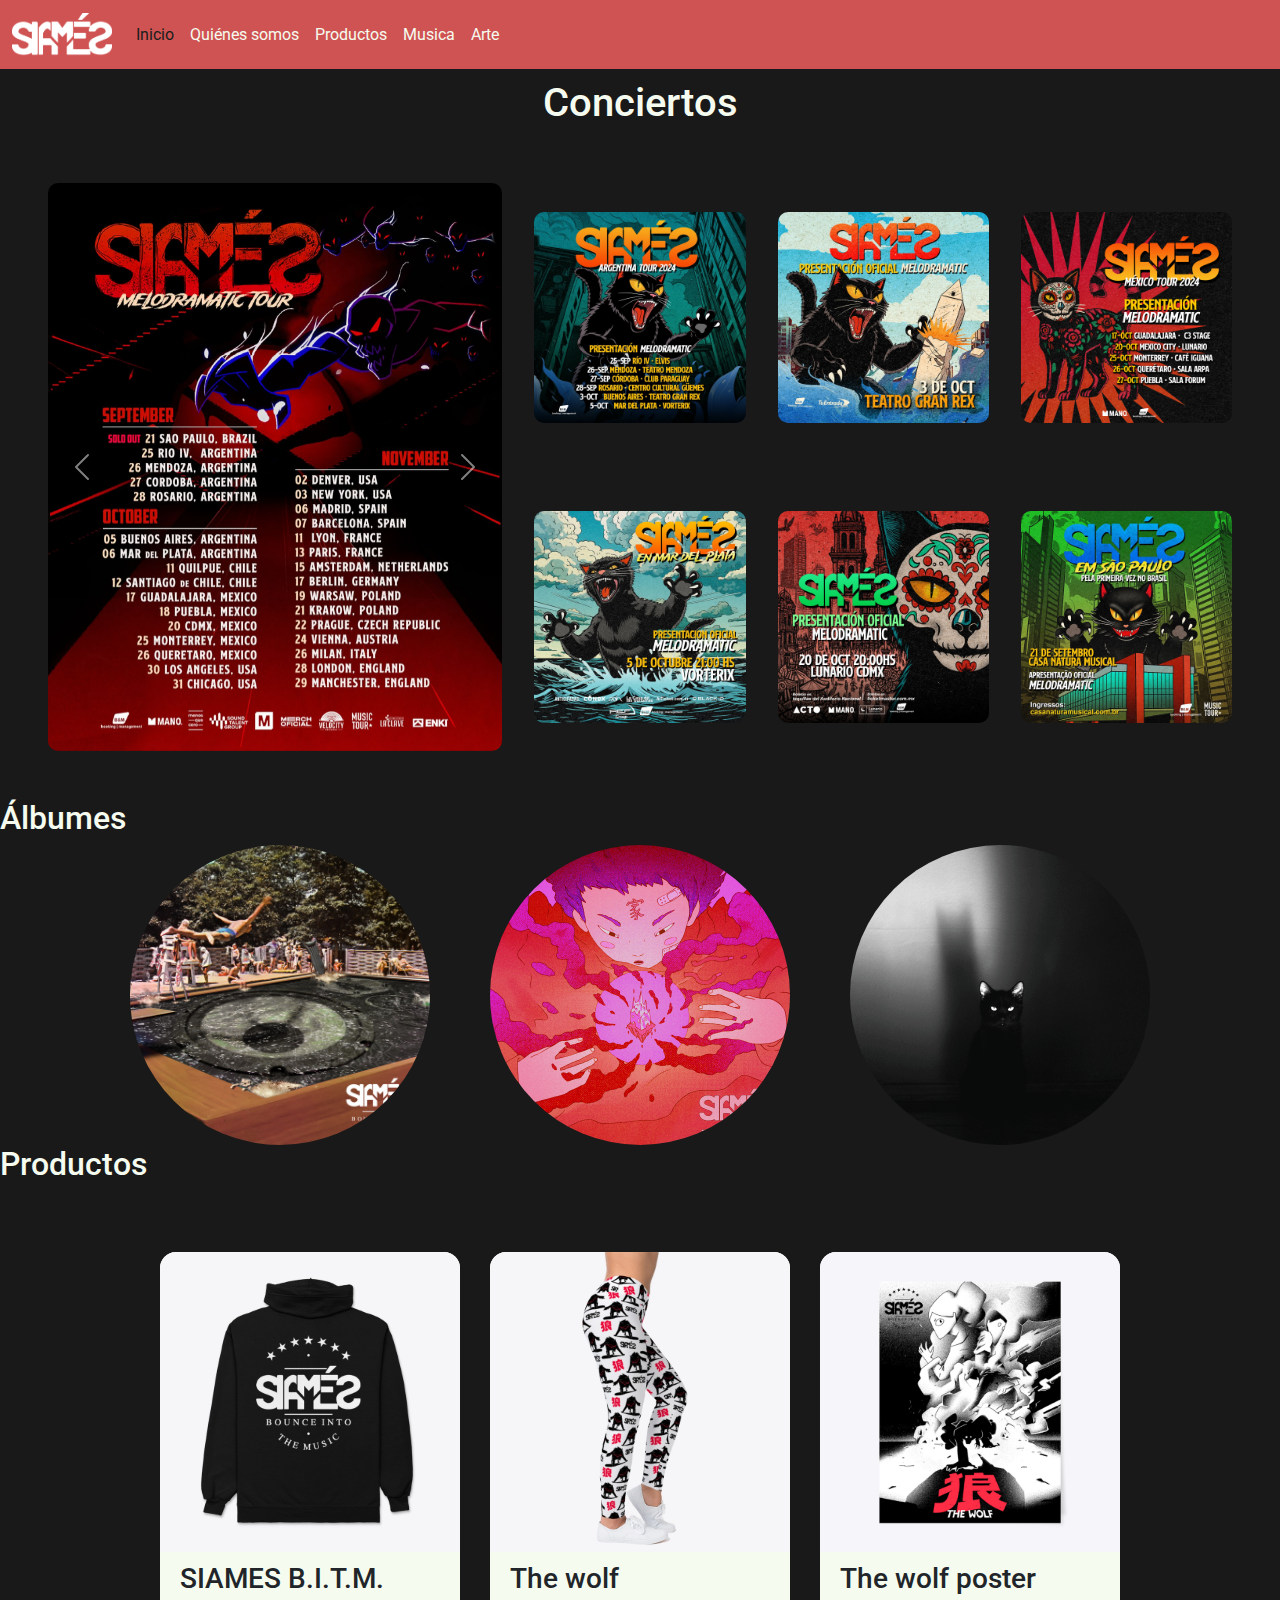
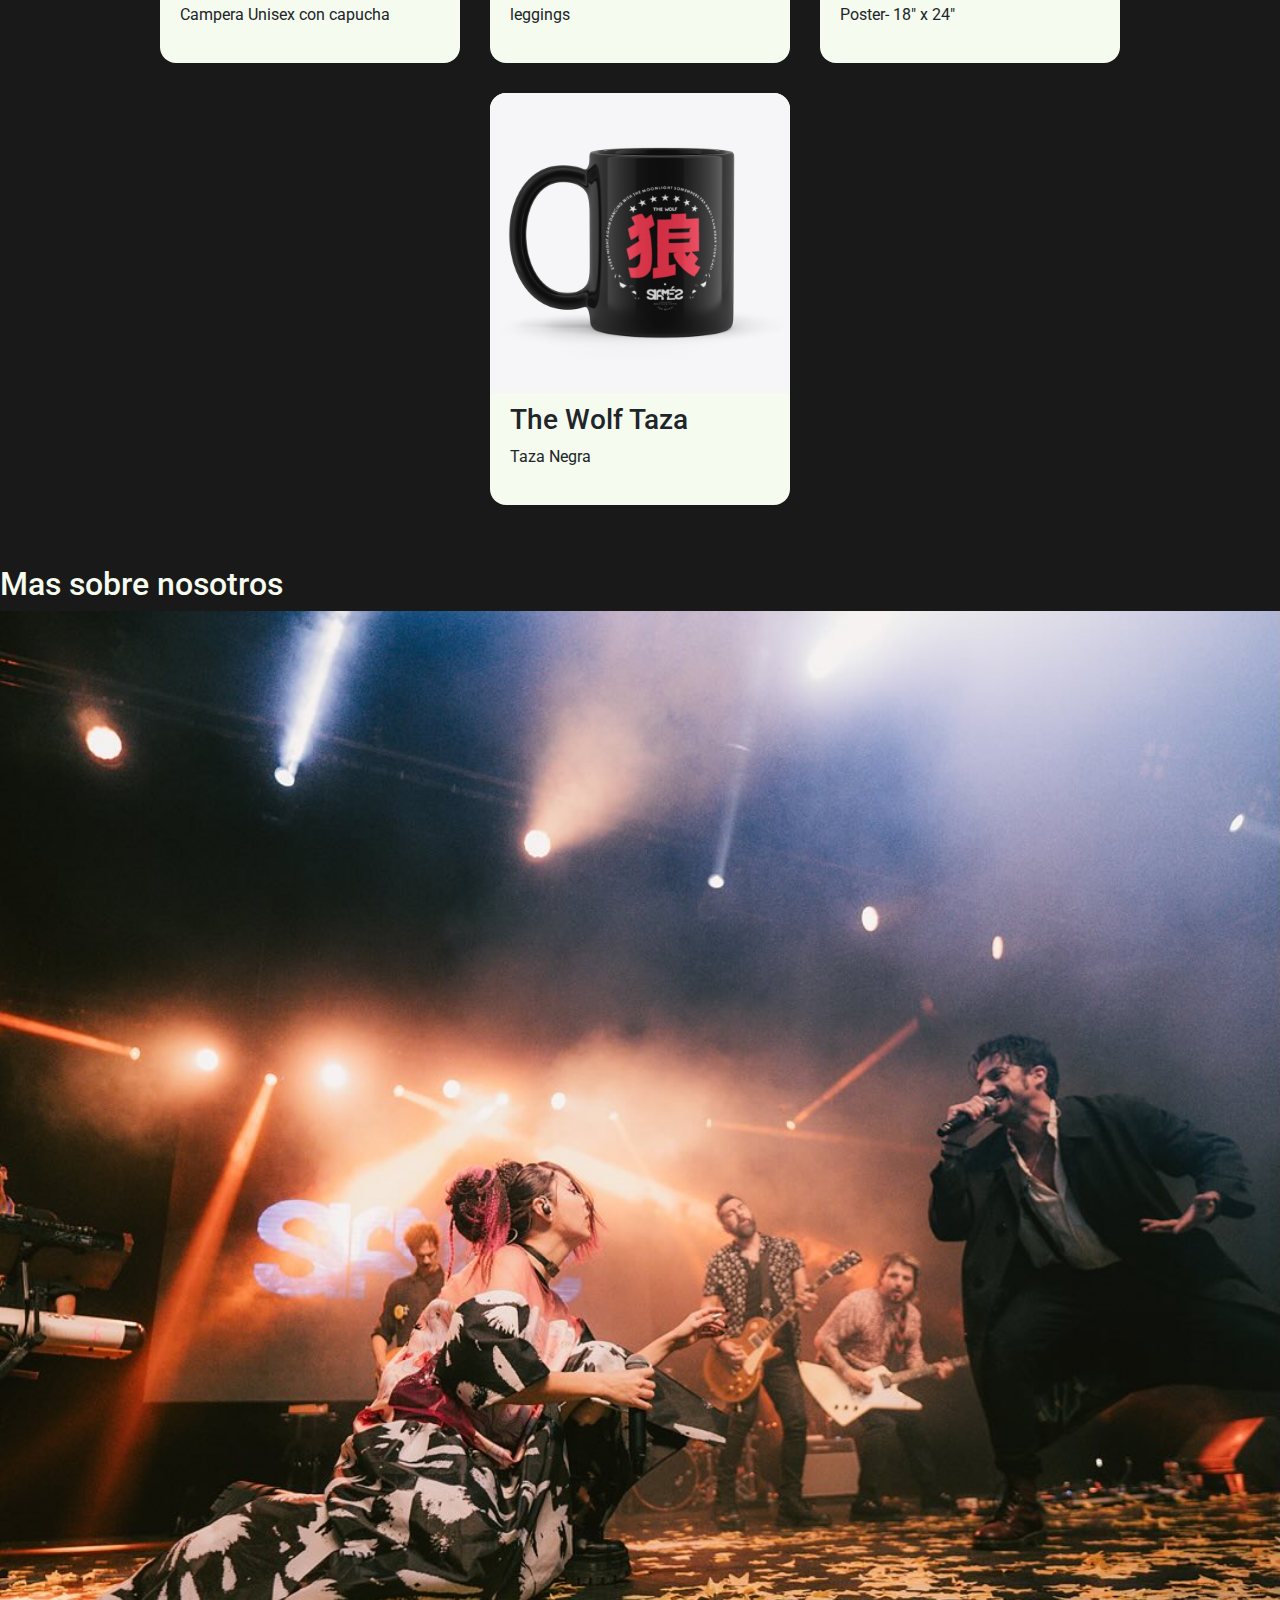
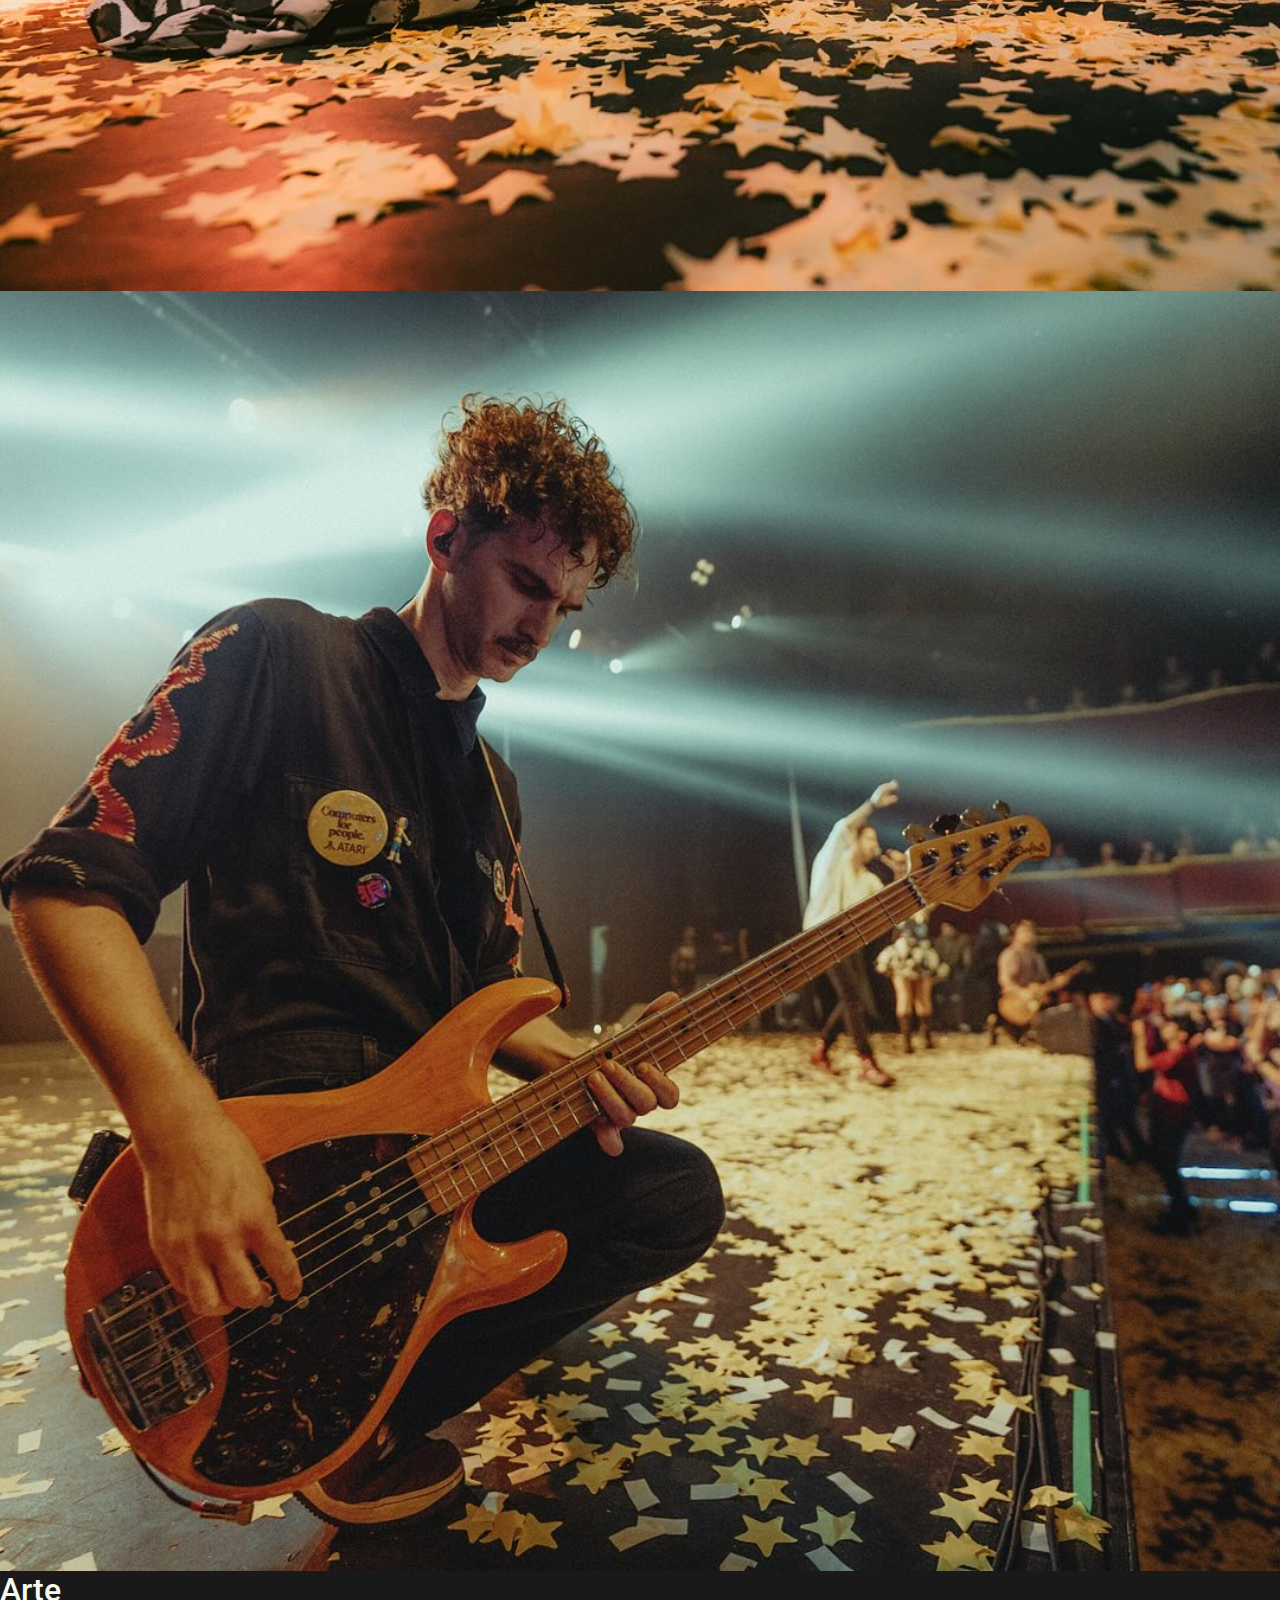
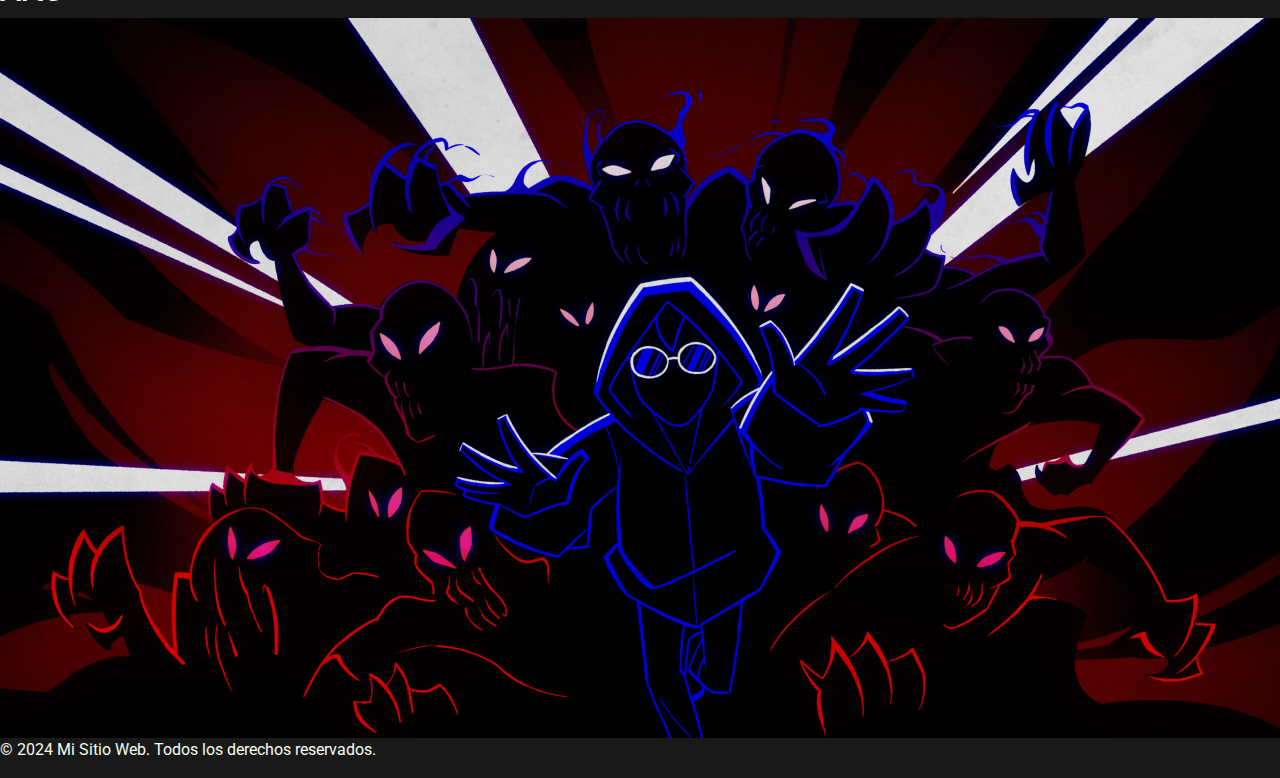
<file: index.html>
<!DOCTYPE html>
<html lang="en">
<head>
    <meta charset="UTF-8">
    <meta name="viewport" content="width=device-width, initial-scale=1.0">
    <title>Siames</title>
    <link href="https://cdn.jsdelivr.net/npm/bootstrap@5.3.3/dist/css/bootstrap.min.css" rel="stylesheet" integrity="sha384-QWTKZyjpPEjISv5WaRU9OFeRpok6YctnYmDr5pNlyT2bRjXh0JMhjY6hW+ALEwIH" crossorigin="anonymous">
    <link rel="shortcut icon" href="./imagenes/logo.png" type="image/x-icon">
    <link rel="stylesheet" href="./css/main.css">
</head>
<body>
  <header>
    <nav class="navbar color_navbar navbar-expand-lg">
        <div class="container-fluid">
          <a class="navbar-brand" href="./index.html"><img src="./imagenes/logo_2.png" alt="logo" class="logo"></a>
          <button class="navbar-toggler" type="button" data-bs-toggle="collapse" data-bs-target="#navbarSupportedContent" aria-controls="navbarSupportedContent" aria-expanded="false" aria-label="Toggle navigation">
            <span class="navbar-toggler-icon"></span>
          </button>
          <div class="collapse navbar-collapse" id="navbarSupportedContent">
            <ul class="navbar-nav me-auto mb-2 mb-lg-0">
              <li class="nav-item">
                <a class="nav-link active" aria-current="page" href="./index.html">Inicio</a>
              </li>
              <li class="nav-item">
                <a class="nav-link" href="./pages/quienes_somos.html">Quiénes somos</a>
              </li>
              <li class="nav-item">
                <a class="nav-link" href="./pages/productos.html">Productos</a>
              </li>
              <li class="nav-item">
                <a class="nav-link" href="./pages/musica.html">Musica</a>
              </li>
              <li class="nav-item">
                <a class="nav-link" href="./pages/arte.html">Arte</a>
              </li>
            </ul>
          </div>
        </div>
    </nav>
  </header>
  <main>
    <h1>Conciertos</h1>
    <section class="grid">
      <div class="conciertos grid_concierto1">
        <div id="carouselExample" class="carousel slide">
          <div class="carousel-inner">
            <div class="carousel-item active">
              <img src="./imagenes/concierto1.jpg" class="d-block w-100" alt="...">
            </div>
            <div class="carousel-item">
              <img src="./imagenes/concierto2.jpg" class="d-block w-100" alt="...">
            </div>
            <div class="carousel-item">
              <img src="./imagenes/concierto3.jpg" class="d-block w-100" alt="...">
            </div>
            <div class="carousel-item">
              <img src="./imagenes/concierto4.jpg" class="d-block w-100" alt="...">
            </div>
            <div class="carousel-item">
              <img src="./imagenes/concierto5.jpg" class="d-block w-100" alt="...">
            </div>
          </div>
          <button class="carousel-control-prev" type="button" data-bs-target="#carouselExample" data-bs-slide="prev">
            <span class="carousel-control-prev-icon" aria-hidden="true"></span>
            <span class="visually-hidden">Previous</span>
          </button>
          <button class="carousel-control-next" type="button" data-bs-target="#carouselExample" data-bs-slide="next">
            <span class="carousel-control-next-icon" aria-hidden="true"></span>
            <span class="visually-hidden">Next</span>
          </button>
        </div>
      </div>
      <div class="conciertos grid_concierto2">
        <img src="./imagenes/concierto6.jpg" alt="">
      </div>
      <div class="conciertos grid_concierto3">
        <img src="./imagenes/concierto7.jpg" alt="">
      </div>
      <div class="conciertos grid_concierto4">
        <img src="./imagenes/concierto8.jpg" alt="">
      </div>
      <div class="conciertos grid_concierto5">
        <img src="./imagenes/concierto9.jpg" alt="">
      </div>
      <div class="conciertos grid_concierto6">
        <img src="./imagenes/concierto10.jpg" alt="">
      </div>
      <div class="conciertos grid_concierto7">
        <img src="imagenes/concierto11.jpg" alt="">
      </div>
    </section>

    <h2>Álbumes</h2>
    <section>
      <div class="flex">
        <img src="./imagenes/album1.jpeg" alt="" class="album">
        <img src="./imagenes/album2.jpg" alt="" class="album">
        <img src="./imagenes/album3.png" alt="" class="album">
      </div>
    </section>

    <h2>Productos</h2>

    <section class="tarjetitas">
      <div class="tarjetita">
        <img src="./imagenes/producto4.jpg" alt="campera siames logo b.i.t.m.  color negro" class="tarjeta_imagen">
        <div class="informacion">
            <h3>SIAMES B.I.T.M.</h3>
            <p class="tarjeta_texto">Campera Unisex con capucha</p>
        </div>
      </div>
      <div class="tarjetita">
        <img src="./imagenes/producto7.jpg" alt="the wolf leggings color blanco con letras rojas y lobos negros" class="tarjeta_imagen">
        <div class="informacion">
            <h3>The wolf</h3>
            <p class="tarjeta_texto">leggings</p>
        </div>
      </div>
      <div class="tarjetita">
        <img src="./imagenes/producto10.jpg" alt="the wolf poster oficial" class="tarjeta_imagen">
        <div class="informacion">
            <h3>The wolf poster</h3>
            <p class="tarjeta_texto">Poster- 18" x 24"</p>
        </div>
      </div>
      <div class="tarjetita">
        <img src="./imagenes/producto13.jpg" alt="the wolf taza color negro" class="tarjeta_imagen">
        <div class="informacion">
            <h3>The Wolf Taza</h3>
            <p class="tarjeta_texto">Taza Negra</p>
        </div>
      </div>
    </section>

    <h2>Mas sobre nosotros</h2>

    <section class="flex">
      <div>
        <img src="./imagenes/banda1.jpg" alt="">
        <img src="./imagenes/banda2.jpg" alt="">
      </div>
    </section>

    <h2>Arte</h2>

    <section>
      <div>
        <img src="./imagenes/arte18.jpg" alt="">
      </div>
    </section>
  </main>

  <footer class="color">
        <p>&copy; 2024 Mi Sitio Web. Todos los derechos reservados.</p>
  </footer>

  <script src="https://cdn.jsdelivr.net/npm/bootstrap@5.3.3/dist/js/bootstrap.bundle.min.js" integrity="sha384-YvpcrYf0tY3lHB60NNkmXc5s9fDVZLESaAA55NDzOxhy9GkcIdslK1eN7N6jIeHz" crossorigin="anonymous"></script>
</body>
</html>
</file>
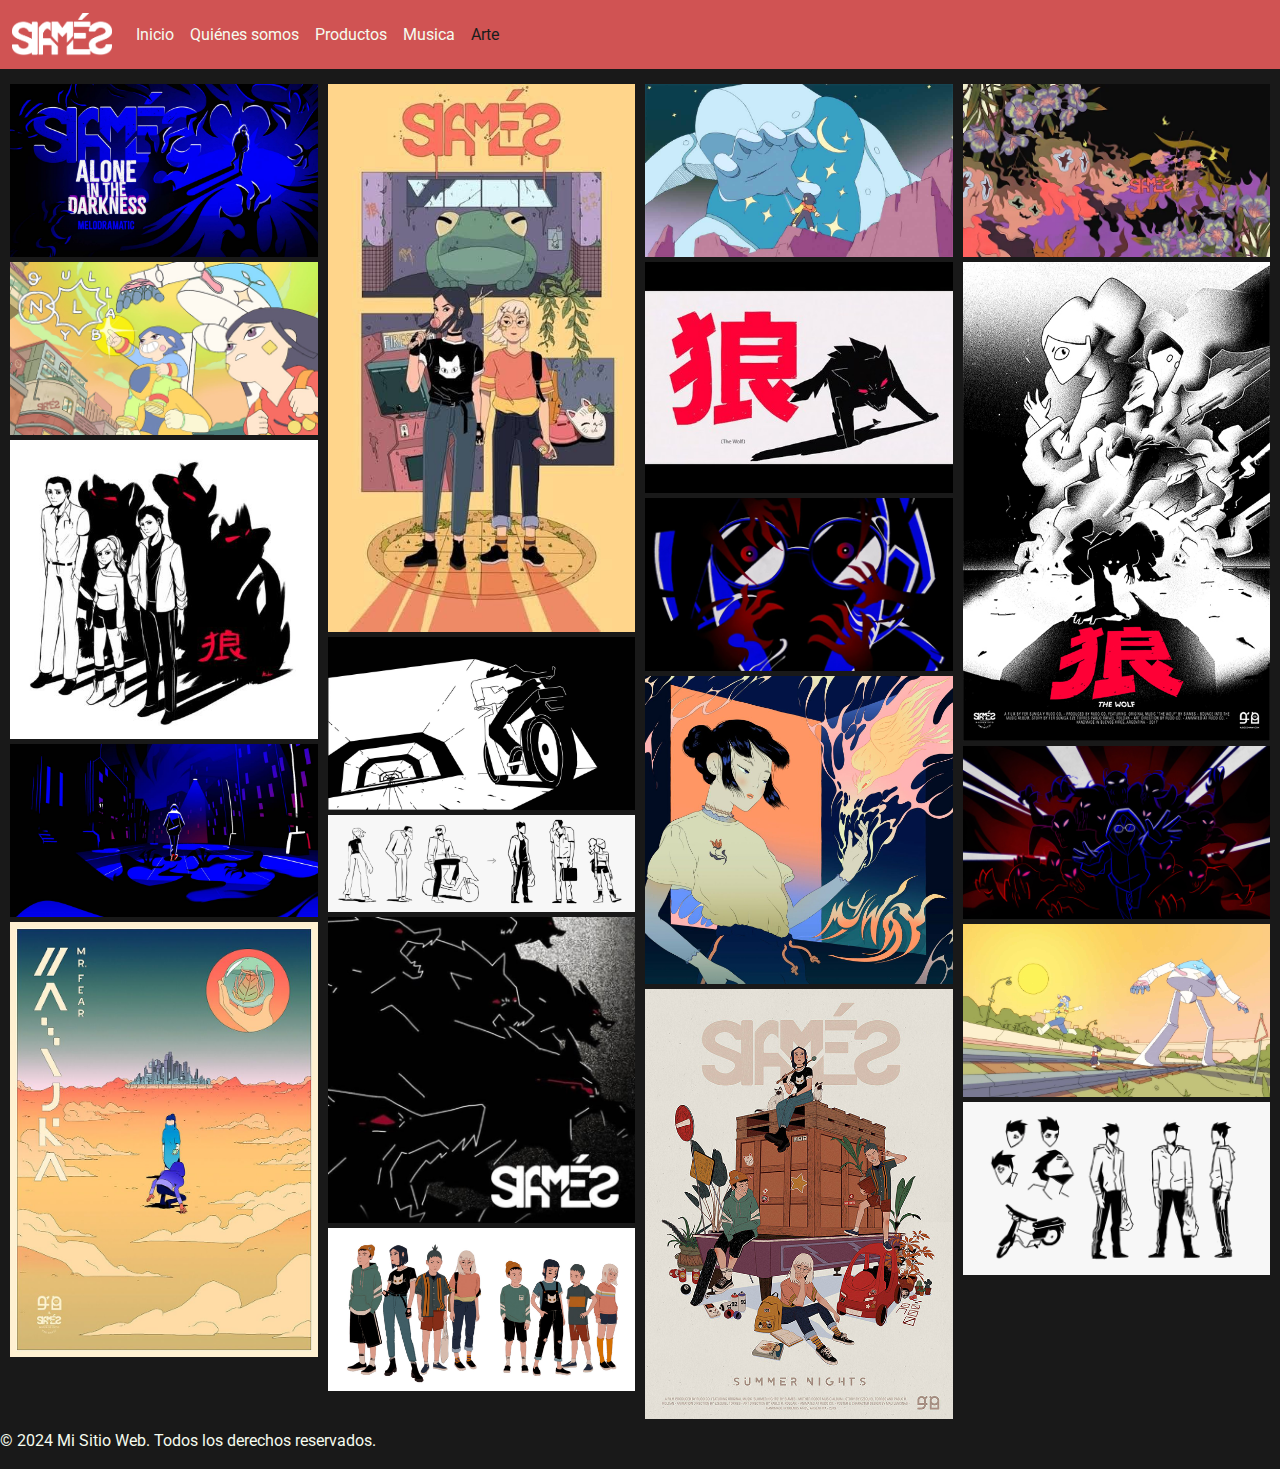
<file: pages/arte.html>
<!DOCTYPE html>
<html lang="en">
<head>
    <meta charset="UTF-8">
    <meta name="viewport" content="width=device-width, initial-scale=1.0">
    <title>Siames</title>
    <link href="https://cdn.jsdelivr.net/npm/bootstrap@5.3.3/dist/css/bootstrap.min.css" rel="stylesheet" integrity="sha384-QWTKZyjpPEjISv5WaRU9OFeRpok6YctnYmDr5pNlyT2bRjXh0JMhjY6hW+ALEwIH" crossorigin="anonymous">
    <link rel="shortcut icon" href="../imagenes/logo.png" type="image/x-icon">
    <link rel="stylesheet" href="../css/main.css">
</head>
<body>
  <header>
    <nav class="navbar color_navbar navbar-expand-lg">
        <div class="container-fluid">
          <a class="navbar-brand" href="../index.html"><img src="../imagenes/logo_2.png" alt="logo" class="logo"></a>
          <button class="navbar-toggler" type="button" data-bs-toggle="collapse" data-bs-target="#navbarSupportedContent" aria-controls="navbarSupportedContent" aria-expanded="false" aria-label="Toggle navigation">
            <span class="navbar-toggler-icon"></span>
          </button>
          <div class="collapse navbar-collapse" id="navbarSupportedContent">
            <ul class="navbar-nav me-auto mb-2 mb-lg-0">
              <li class="nav-item">
                <a class="nav-link" href="../index.html">Inicio</a>
              </li>
              <li class="nav-item">
                <a class="nav-link" href="./quienes_somos.html">Quiénes somos</a>
              </li>
              <li class="nav-item">
                <a class="nav-link" href="./productos.html">Productos</a>
              </li>
              <li class="nav-item">
                <a class="nav-link" href="./musica.html">Musica</a>
              </li>
              <li class="nav-item">
                <a class="nav-link active" aria-current="page" href="./arte.html">Arte</a>
              </li>
            </ul>
          </div>
        </div>
      </nav>
  </header>

  <main>
      <div class="fila">
        <div class="columna">
            <img src="../imagenes/arte1.jpg" alt="silueta de un hombre camina en la noche, rodeada de sombras con forma de manos">
            <img src="../imagenes/arte2.jpg" alt="dos niños juegan con sus muñecos, un robot gigante y un héroe, dejando volar su imaginación">
            <img src="../imagenes/arte3.jpg" alt="dos hombres y una mujer están parados sobre un fondo blanco; detrás de ellos, sus sombras forman lobos oscuros">
            <img src="../imagenes/arte4.jpg" alt="un hombre camina por el medio de la calle, rodeado de manos oscuras">
            <img src="../imagenes/arte5.jpg" alt="una mujer está de pie y, frente a ella, un marciano agachado; al fondo, se ve una ciudad alienígena.">
        </div>

        <div class="columna">
            <img src="../imagenes/arte6.jpg" alt="dos niñas están paradas de frente; al fondo, se ven un sapo, una máscara de gato y una máquina de juegos">
            <img src="../imagenes/arte7.jpg" alt="hombre conduce una moto a gran velocidad a través de un túnel, en blanco y negro">
            <img src="../imagenes/arte8.jpg" alt="bocetos iniciales y finales de una mujer, un oficinista y un motociclista">
            <img src="../imagenes/arte9.jpg" alt="varias sombras con forma de lobo y ojos rojos">
            <img src="../imagenes/arte10.jpg" alt="bocetos de ropa variada para dos niños y dos niñas">
        </div>

        <div class="columna">
            <img src="../imagenes/arte11.jpg" alt="niña enfrenta a un marciano gigante de cuatro brazos, de color celeste, con su cuerpo en tonos del cielo nocturno">
            <img src="../imagenes/arte12.jpg" alt="Una sombra con forma de lobo en pose de ataque, al lado de letras japonesas que dicen 'The Wolf'">
            <img src="../imagenes/arte13.jpg" alt="zoom en la cara de un hombre de color azul, con anteojos y ojos rojos, rodeado de sombras con forma de manos rojas">
            <img src="../imagenes/arte14.jpg" alt="mujer sosteniendo un fénix en llamas con una mano">
            <img src="../imagenes/arte15.jpg" alt="cuatro niños sentados con varios objetos de fondo">
        </div>

        <div class="columna">
            <img src="../imagenes/arte16.jpg" alt="niños viendo el mundo distorsionado por su imaginación mientras juegan">
            <img src="../imagenes/arte17.jpg" alt="de fondo se ven las siluetas de una mujer, un oficinista y un motociclista, rodeadas de humo blanco, mientras una sombra negra se arrastra hacia el frente">
            <img src="../imagenes/arte18.jpg" alt="hombre de color azul con anteojos, corriendo para escapar de sombras rojas que lo atacan">
            <img src="../imagenes/arte19.jpg" alt="dos niños juegan con un robot gigante y un superhéroe en las vías del tren">
            <img src="../imagenes/arte20.jpg" alt="Boceto de un motociclista en diferentes poses y expresiones, junto a su moto">
        </div>
    </div>
  </main>

  <footer class="color">
    <p>&copy; 2024 Mi Sitio Web. Todos los derechos reservados.</p>
  </footer>

  <script src="https://cdn.jsdelivr.net/npm/bootstrap@5.3.3/dist/js/bootstrap.bundle.min.js" integrity="sha384-YvpcrYf0tY3lHB60NNkmXc5s9fDVZLESaAA55NDzOxhy9GkcIdslK1eN7N6jIeHz" crossorigin="anonymous"></script>
</body>
</html>
</file>
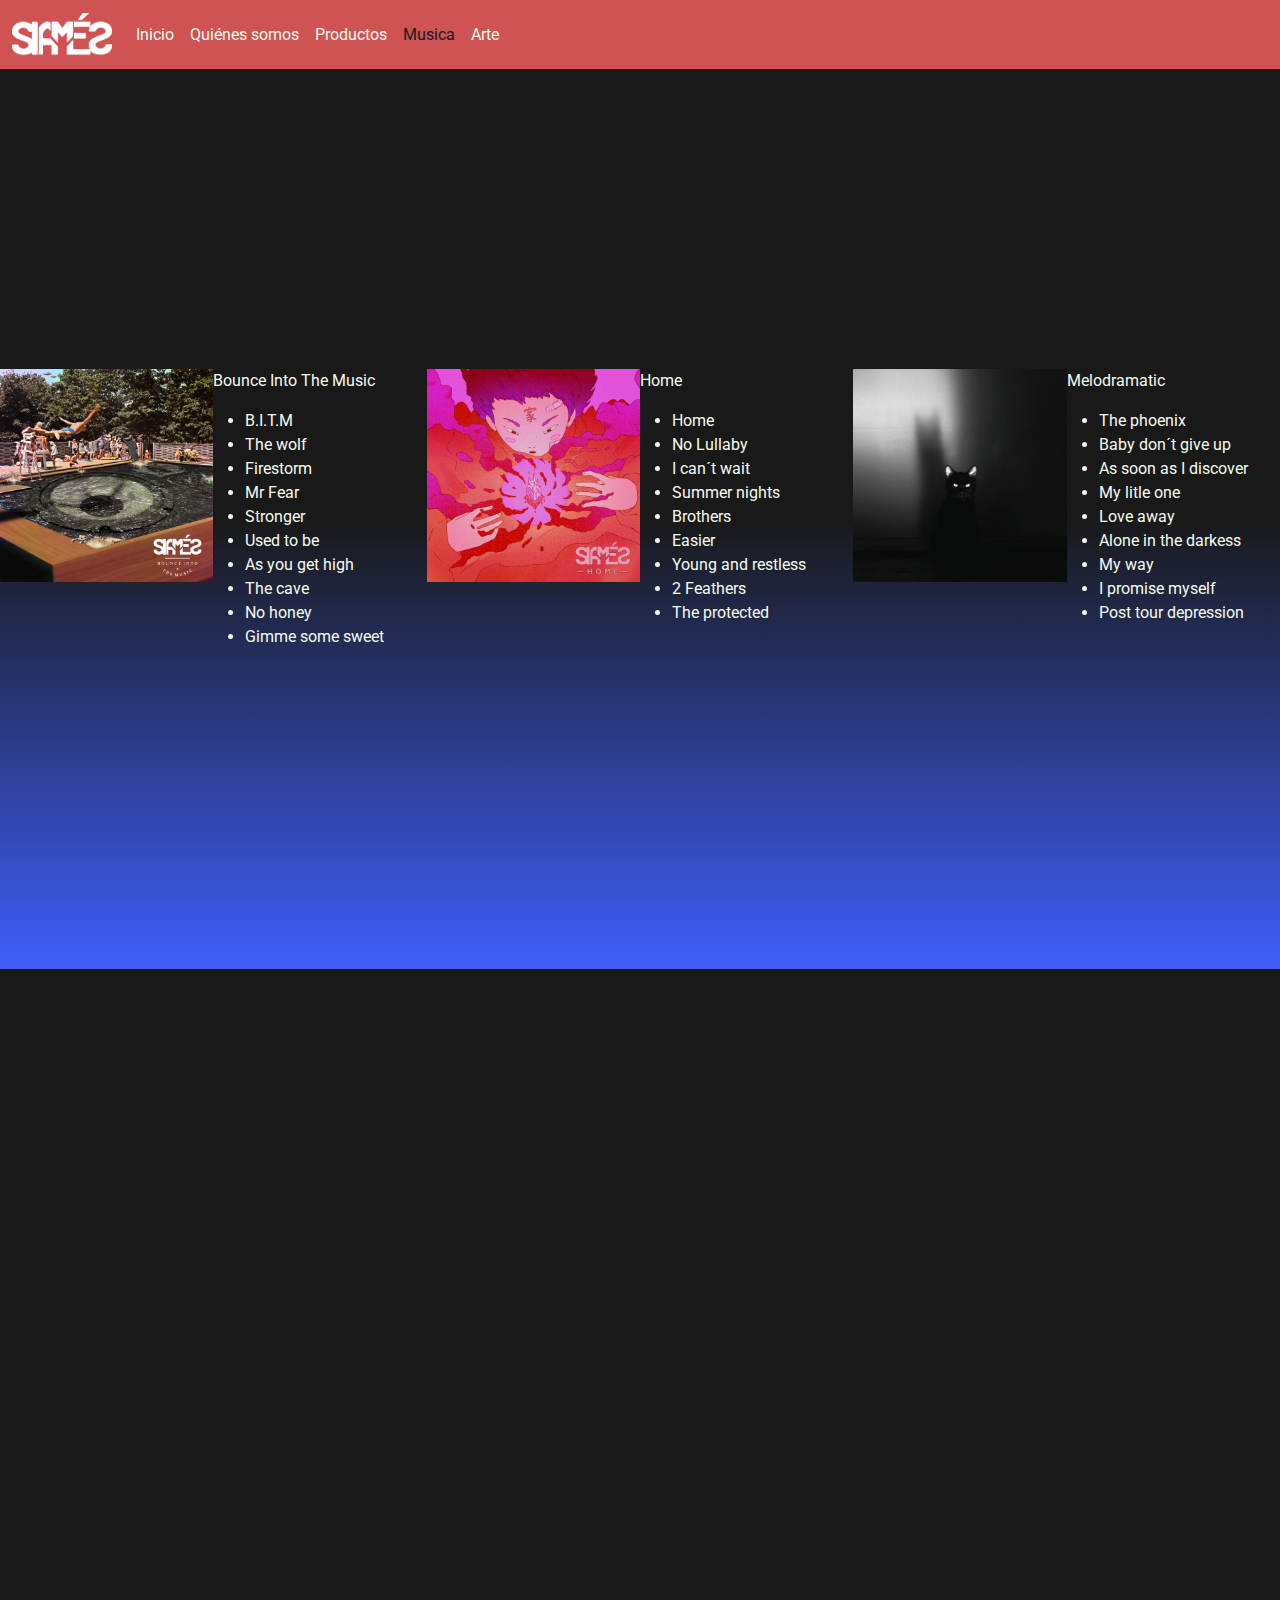
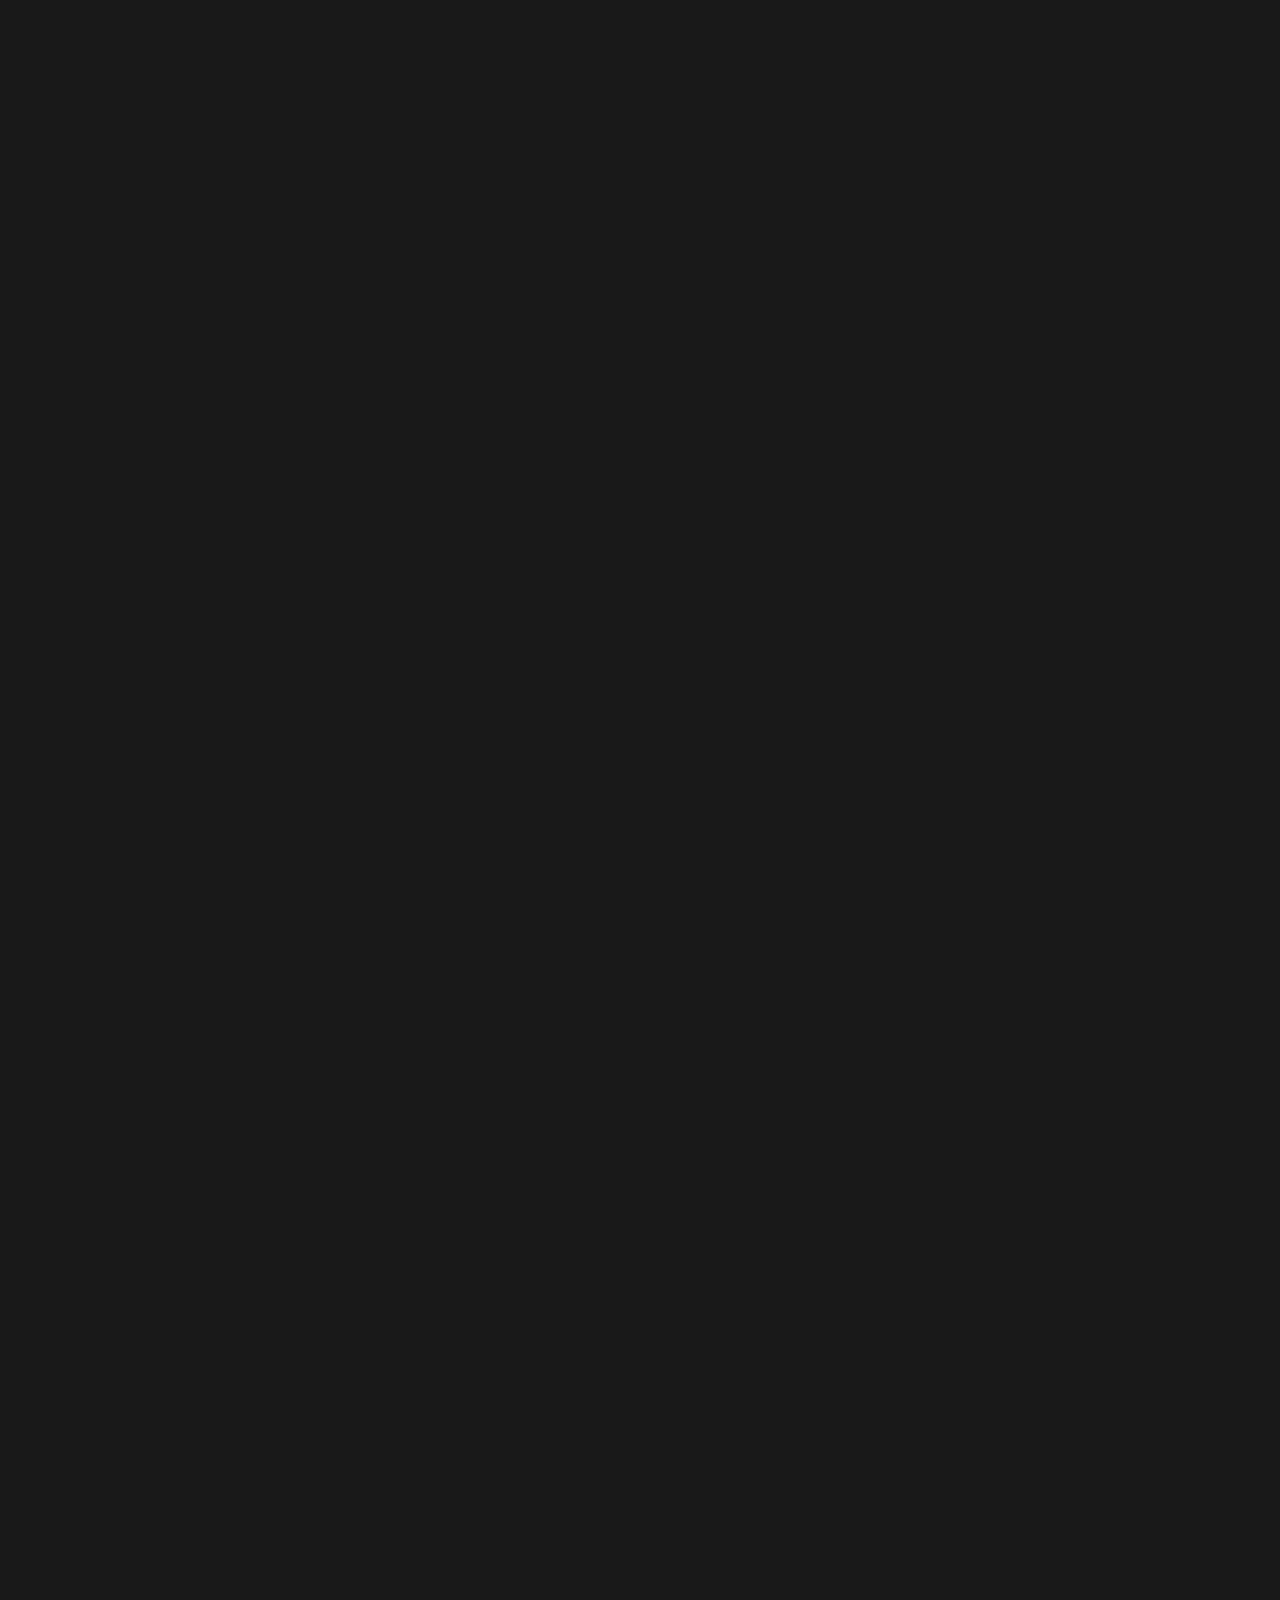
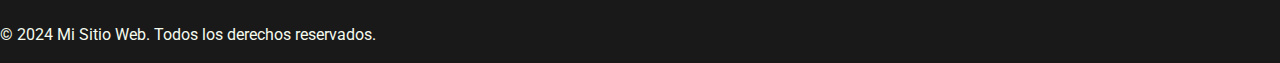
<file: pages/musica.html>
<!DOCTYPE html>
<html lang="en">
<head>
    <meta charset="UTF-8">
    <meta name="viewport" content="width=device-width, initial-scale=1.0">
    <title>Siames</title>
    <link href="https://unpkg.com/aos@2.3.1/dist/aos.css" rel="stylesheet">
    <link href="https://cdn.jsdelivr.net/npm/bootstrap@5.3.3/dist/css/bootstrap.min.css" rel="stylesheet" integrity="sha384-QWTKZyjpPEjISv5WaRU9OFeRpok6YctnYmDr5pNlyT2bRjXh0JMhjY6hW+ALEwIH" crossorigin="anonymous">
    <link rel="shortcut icon" href="../imagenes/logo.png" type="image/x-icon">
    <link rel="stylesheet" href="../css/main.css">
</head>
<body>
  <header>
    <nav class="navbar color_navbar navbar-expand-lg">
        <div class="container-fluid">
          <a class="navbar-brand" href="../index.html"><img src="../imagenes/logo_2.png" alt="logo" class="logo"></a>
          <button class="navbar-toggler" type="button" data-bs-toggle="collapse" data-bs-target="#navbarSupportedContent" aria-controls="navbarSupportedContent" aria-expanded="false" aria-label="Toggle navigation">
            <span class="navbar-toggler-icon"></span>
          </button>
          <div class="collapse navbar-collapse" id="navbarSupportedContent">
            <ul class="navbar-nav me-auto mb-2 mb-lg-0">
              <li class="nav-item">
                <a class="nav-link" href="../index.html">Inicio</a>
              </li>
              <li class="nav-item">
                <a class="nav-link" href="./quienes_somos.html">Quiénes somos</a>
              </li>
              <li class="nav-item">
                <a class="nav-link" href="./productos.html">Productos</a>
              </li>
              <li class="nav-item">
                <a class="nav-link active" aria-current="page" href="./musica.html">Musica</a>
              </li>
              <li class="nav-item">
                <a class="nav-link" href="./arte.html">Arte</a>
              </li>
            </ul>
          </div>
        </div>
      </nav>
  </header>
  
  <main>
      <section class="albunes color">
        <div class="album album1">
          <img src="../imagenes/album1.jpeg" alt="">
        </div>
        <div class="album lista1">
          <p>Bounce Into The Music</p>
          <ul>
            <li>B.I.T.M</li>
            <li>The wolf</li>
            <li>Firestorm</li>
            <li>Mr Fear</li>
            <li>Stronger</li>
            <li>Used to be</li>
            <li>As you get high</li>
            <li>The cave</li>
            <li>No honey</li>
            <li>Gimme some sweet</li>
          </ul>
        </div>
        <div class="album album2">
          <img src="../imagenes/album2.jpg" alt="">
        </div>
        <div class="album lista2">
          <p>Home</p>
          <ul>
            <li>Home</li>
            <li>No Lullaby</li>
            <li>I can´t wait</li>
            <li>Summer nights</li>
            <li>Brothers</li>
            <li>Easier</li>
            <li>Young and restless</li>
            <li>2 Feathers</li>
            <li>The protected</li>
          </ul>
        </div>
        <div class="album album3">
          <img src="../imagenes/album3.png" alt="">
        </div>
        <div class="album lista3">
          <p>Melodramatic</p>
          <ul>
            <li>The phoenix</li>
            <li>Baby don´t give up</li>
            <li>As soon as I discover</li>
            <li>My litle one</li>
            <li>Love away</li>
            <li>Alone in the darkess</li>
            <li>My way</li>
            <li>I promise myself</li>
            <li>Post tour depression</li>
          </ul>
        </div>
      </section>
      <section data-aos="zoom-in">
        <iframe width="560" height="315" src="https://www.youtube.com/embed/lX44CAz-JhU?si=j-Ux-kSvN5lQRIII" title="YouTube video player" frameborder="0" allow="accelerometer; autoplay; clipboard-write; encrypted-media; gyroscope; picture-in-picture; web-share" referrerpolicy="strict-origin-when-cross-origin" allowfullscreen></iframe>
      </section>
      <section data-aos="zoom-in">
        <iframe width="560" height="315" src="https://www.youtube.com/embed/EKLWC93nvAU?si=yPD8tOgHRIs64yl6" title="YouTube video player" frameborder="0" allow="accelerometer; autoplay; clipboard-write; encrypted-media; gyroscope; picture-in-picture; web-share" referrerpolicy="strict-origin-when-cross-origin" allowfullscreen></iframe>
      </section>
      <section data-aos="zoom-in">
        <iframe width="560" height="315" src="https://www.youtube.com/embed/dYgrDcXHLwA?si=KLBpEWNZWK_RQnGh" title="YouTube video player" frameborder="0" allow="accelerometer; autoplay; clipboard-write; encrypted-media; gyroscope; picture-in-picture; web-share" referrerpolicy="strict-origin-when-cross-origin" allowfullscreen></iframe>
      </section>
      <section data-aos="zoom-in">
        <iframe width="560" height="315" src="https://www.youtube.com/embed/hM7Eh0gGNKA?si=9OFoacNsq8pAsinY" title="YouTube video player" frameborder="0" allow="accelerometer; autoplay; clipboard-write; encrypted-media; gyroscope; picture-in-picture; web-share" referrerpolicy="strict-origin-when-cross-origin" allowfullscreen></iframe>
      </section>
      <section data-aos="zoom-in">
        <iframe width="560" height="315" src="https://www.youtube.com/embed/31g-hpeCluo?si=74S_v7Tk6yISl7T3" title="YouTube video player" frameborder="0" allow="accelerometer; autoplay; clipboard-write; encrypted-media; gyroscope; picture-in-picture; web-share" referrerpolicy="strict-origin-when-cross-origin" allowfullscreen></iframe>
      </section>
      <section data-aos="zoom-in">
        <iframe width="560" height="315" src="https://www.youtube.com/embed/Z9ZlS7i2Xvc?si=2MtZsTkDZ7D07zln" title="YouTube video player" frameborder="0" allow="accelerometer; autoplay; clipboard-write; encrypted-media; gyroscope; picture-in-picture; web-share" referrerpolicy="strict-origin-when-cross-origin" allowfullscreen></iframe>
      </section>
      <section data-aos="zoom-in">
        <iframe width="560" height="315" src="https://www.youtube.com/embed/IaLJbIxQ6hY?si=yRYCyZ79NdaE-GDj" title="YouTube video player" frameborder="0" allow="accelerometer; autoplay; clipboard-write; encrypted-media; gyroscope; picture-in-picture; web-share" referrerpolicy="strict-origin-when-cross-origin" allowfullscreen></iframe>
      </section>
  </main>
  <footer class="color">
        <p>&copy; 2024 Mi Sitio Web. Todos los derechos reservados.</p>
  </footer>

  <script src="https://unpkg.com/aos@2.3.1/dist/aos.js"></script>
  <script>
    AOS.init();
  </script>
  <script src="https://cdn.jsdelivr.net/npm/bootstrap@5.3.3/dist/js/bootstrap.bundle.min.js" integrity="sha384-YvpcrYf0tY3lHB60NNkmXc5s9fDVZLESaAA55NDzOxhy9GkcIdslK1eN7N6jIeHz" crossorigin="anonymous"></script>
</body>
</html>
</file>
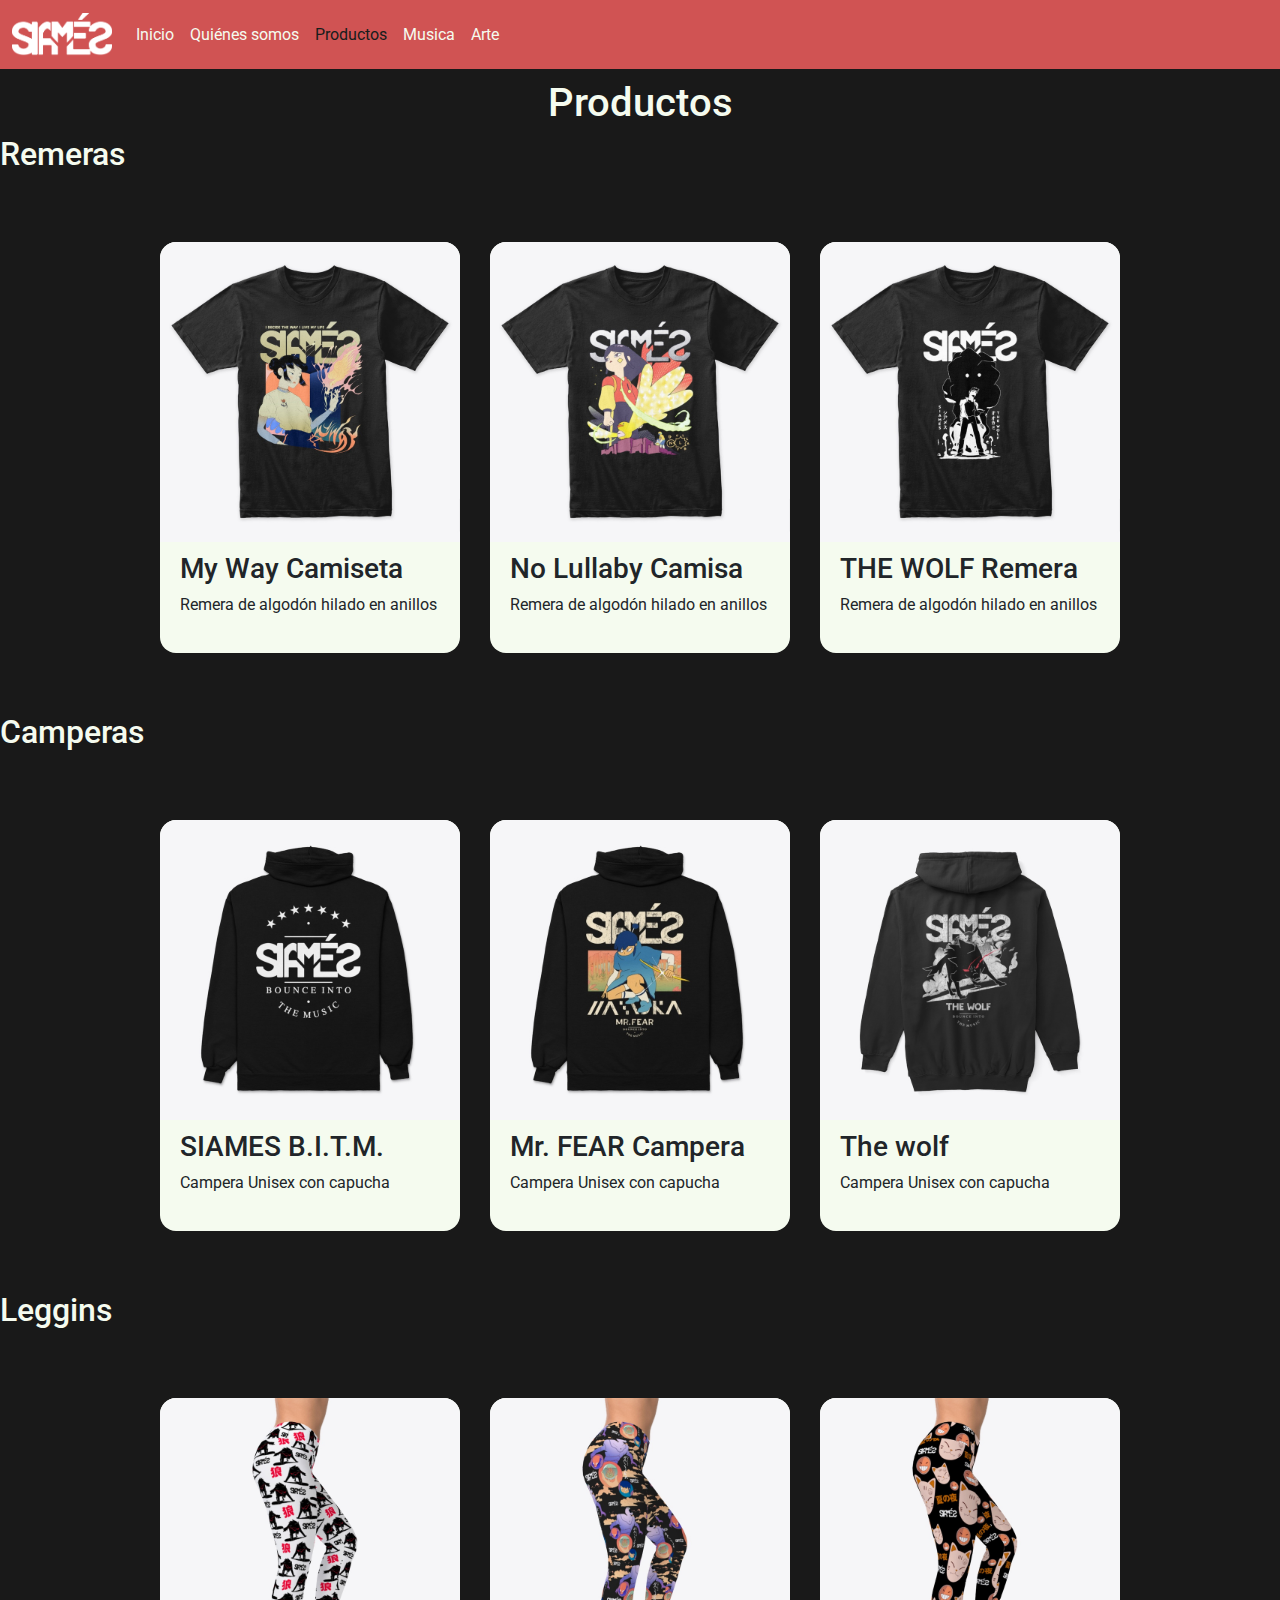
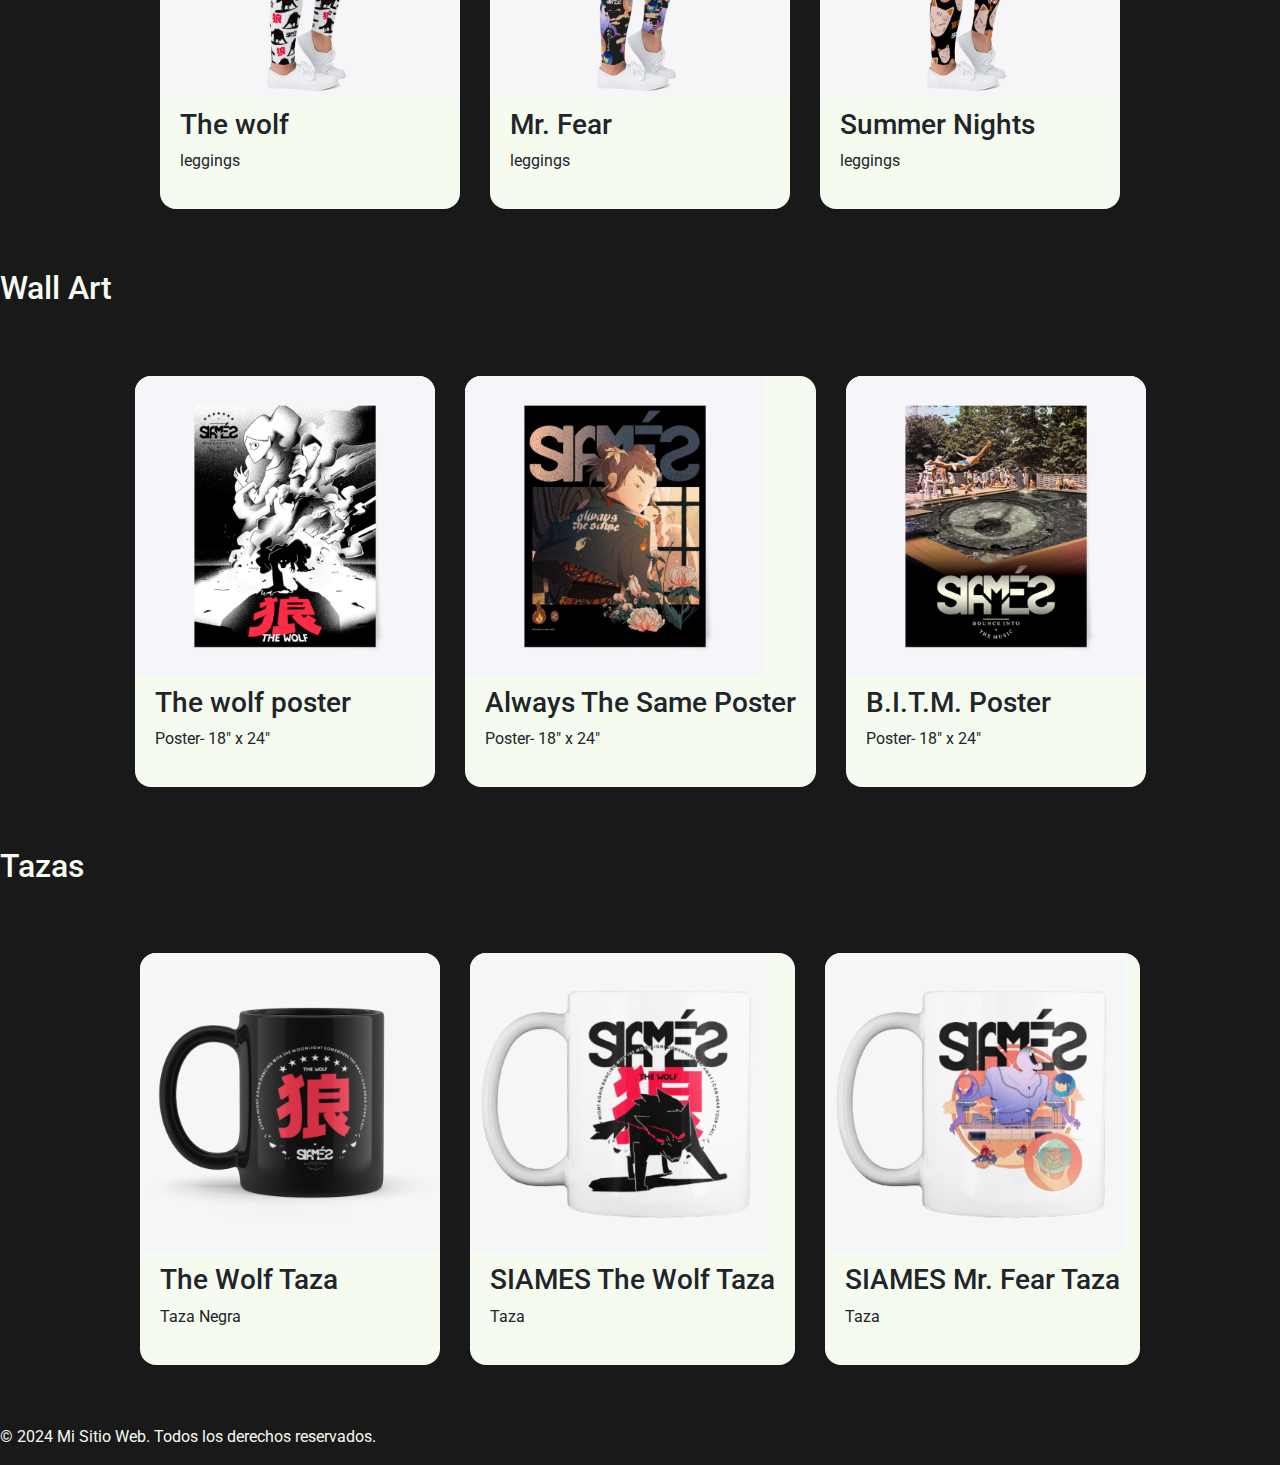
<file: pages/productos.html>
<!DOCTYPE html>
<html lang="en">
<head>
    <meta charset="UTF-8">
    <meta name="viewport" content="width=device-width, initial-scale=1.0">
    <title>Siames</title>
    <link href="https://cdn.jsdelivr.net/npm/bootstrap@5.3.3/dist/css/bootstrap.min.css" rel="stylesheet" integrity="sha384-QWTKZyjpPEjISv5WaRU9OFeRpok6YctnYmDr5pNlyT2bRjXh0JMhjY6hW+ALEwIH" crossorigin="anonymous">
    <link rel="shortcut icon" href="../imagenes/logo.png" type="image/x-icon">
    <link rel="stylesheet" href="../css/main.css">
</head>
<body>
    <header>
        <nav class="navbar color_navbar navbar-expand-lg">
            <div class="container-fluid">
            <a class="navbar-brand" href="../index.html"><img src="../imagenes/logo_2.png" alt="logo" class="logo"></a>
            <button class="navbar-toggler" type="button" data-bs-toggle="collapse" data-bs-target="#navbarSupportedContent" aria-controls="navbarSupportedContent" aria-expanded="false" aria-label="Toggle navigation">
            <span class="navbar-toggler-icon"></span>
            </button>
            <div class="collapse navbar-collapse" id="navbarSupportedContent">
                <ul class="navbar-nav me-auto mb-2 mb-lg-0">
                <li class="nav-item">
                    <a class="nav-link" href="../index.html">Inicio</a>
                </li>
                <li class="nav-item">
                    <a class="nav-link" href="./quienes_somos.html">Quiénes somos</a>
                </li>
                <li class="nav-item">
                    <a class="nav-link active" aria-current="page" href="./productos.html">Productos</a>
                </li>
                <li class="nav-item">
                    <a class="nav-link" href="./musica.html">Musica</a>
                </li>
                <li class="nav-item">
                    <a class="nav-link" href="./musica.html">Arte</a>
                </li>
                </ul>
            </div>
            </div>
        </nav>
    </header>
    <main>
      <h1>Productos</h1>
      <h2>Remeras</h2>
      <section class="tarjetitas">
          <div class="tarjetita">
              <img src="../imagenes/producto1.jpg" alt="remera de algodón hilado en anillos my way color negro" class="tarjeta_imagen">
              <div class="informacion">
                  <h3>My Way Camiseta</h3>
                  <p class="tarjeta_texto">Remera de algodón hilado en anillos</p>
              </div>
          </div>
          <div class="tarjetita">
              <img src="../imagenes/producto2.jpg" alt="remera de algodón hilado en anillos no lullaby color negro" class="tarjeta_imagen">
              <div class="informacion">
                  <h3>No Lullaby Camisa</h3>
                  <p class="tarjeta_texto">Remera de algodón hilado en anillos</p>
              </div>
          </div>
          <div class="tarjetita">
              <img src="../imagenes/producto3.jpg" alt="remera de algodón hilado en anillos the wolf color negro" class="tarjeta_imagen">
              <div class="informacion">
                  <h3>THE WOLF Remera</h3>
                  <p class="tarjeta_texto">Remera de algodón hilado en anillos</p>
              </div>
          </div>
      </section>
      <h2>Camperas</h2>
      <section class="tarjetitas">
          <div class="tarjetita">
              <img src="../imagenes/producto4.jpg" alt="campera siames logo b.i.t.m.  color negro" class="tarjeta_imagen">
              <div class="informacion">
                  <h3>SIAMES B.I.T.M.</h3>
                  <p class="tarjeta_texto">Campera Unisex con capucha</p>
              </div>
          </div>
          <div class="tarjetita">
              <img src="../imagenes/producto5.jpg" alt="campera mr. fear personaje hunter color negro" class="tarjeta_imagen">
              <div class="informacion">
                  <h3>Mr. FEAR Campera</h3>
                  <p class="tarjeta_texto">Campera Unisex con capucha</p>
              </div>
          </div>
          <div class="tarjetita">
              <img src="../imagenes/producto6.jpg" alt="campera the wolf original color negro" class="tarjeta_imagen">
              <div class="informacion">
                  <h3>The wolf</h3>
                  <p class="tarjeta_texto">Campera Unisex con capucha</p>
              </div>
          </div>
      </section>
      <h2>Leggins</h2>
      <section class="tarjetitas">
          <div class="tarjetita">
              <img src="../imagenes/producto7.jpg" alt="the wolf leggings color blanco con letras rojas y lobos negros" class="tarjeta_imagen">
              <div class="informacion">
                  <h3>The wolf</h3>
                  <p class="tarjeta_texto">leggings</p>
              </div>
          </div>
          <div class="tarjetita">
              <img src="../imagenes/producto8.jpg" alt="mr fear leggings color negro con alien violeta y nubes de polvo" class="tarjeta_imagen">
              <div class="informacion">
                  <h3>Mr. Fear</h3>
                  <p class="tarjeta_texto">leggings</p>
              </div>
          </div>
          <div class="tarjetita">
              <img src="../imagenes/producto9.jpg" alt="summer night leggings color negro con mascara de gato" class="tarjeta_imagen">
              <div class="informacion">
                  <h3>Summer Nights</h3>
                  <p class="tarjeta_texto">leggings</p>
              </div>
          </div>
      </section>
      <h2>Wall Art</h2>
      <section class="tarjetitas">
          <div class="tarjetita">
              <img src="../imagenes/producto10.jpg" alt="the wolf poster oficial" class="tarjeta_imagen">
              <div class="informacion">
                  <h3>The wolf poster</h3>
                  <p class="tarjeta_texto">Poster- 18" x 24"</p>
              </div>
          </div>
          <div class="tarjetita">
              <img src="../imagenes/producto11.jpg" alt="alweys the same poster" class="tarjeta_imagen">
              <div class="informacion">
                  <h3>Always The Same Poster</h3>
                  <p class="tarjeta_texto">Poster- 18" x 24"</p>
              </div>
          </div>
          <div class="tarjetita">
              <img src="../imagenes/producto12.jpg" alt="b.i.t.m poster oficial" class="tarjeta_imagen">
              <div class="informacion">
                  <h3>B.I.T.M. Poster</h3>
                  <p class="tarjeta_texto">Poster- 18" x 24"</p>
              </div>
          </div>
      </section>
      <h2>Tazas</h2>
      <section class="tarjetitas">
          <div class="tarjetita">
              <img src="../imagenes/producto13.jpg" alt="the wolf taza color negro" class="tarjeta_imagen">
              <div class="informacion">
                  <h3>The Wolf Taza</h3>
                  <p class="tarjeta_texto">Taza Negra</p>
              </div>
          </div>
          <div class="tarjetita">
              <img src="../imagenes/producto14.jpg" alt="siames the wolf taza color blanco" class="tarjeta_imagen">
              <div class="informacion">
                  <h3>SIAMES The Wolf Taza</h3>
                  <p class="tarjeta_texto">Taza</p>
              </div>
          </div>
          <div class="tarjetita">
              <img src="../imagenes/producto15.jpg" alt="siames mr fear taza color blanco" class="tarjeta_imagen">
              <div class="informacion">
                  <h3>SIAMES Mr. Fear Taza</h3>
                  <p class="tarjeta_texto">Taza</p>
              </div>
          </div>
      </section>
    </main>

    <footer class="color">
        <p>&copy; 2024 Mi Sitio Web. Todos los derechos reservados.</p>
    </footer>

    <script src="https://cdn.jsdelivr.net/npm/bootstrap@5.3.3/dist/js/bootstrap.bundle.min.js" integrity="sha384-YvpcrYf0tY3lHB60NNkmXc5s9fDVZLESaAA55NDzOxhy9GkcIdslK1eN7N6jIeHz" crossorigin="anonymous"></script>
</body>
</html>
</file>
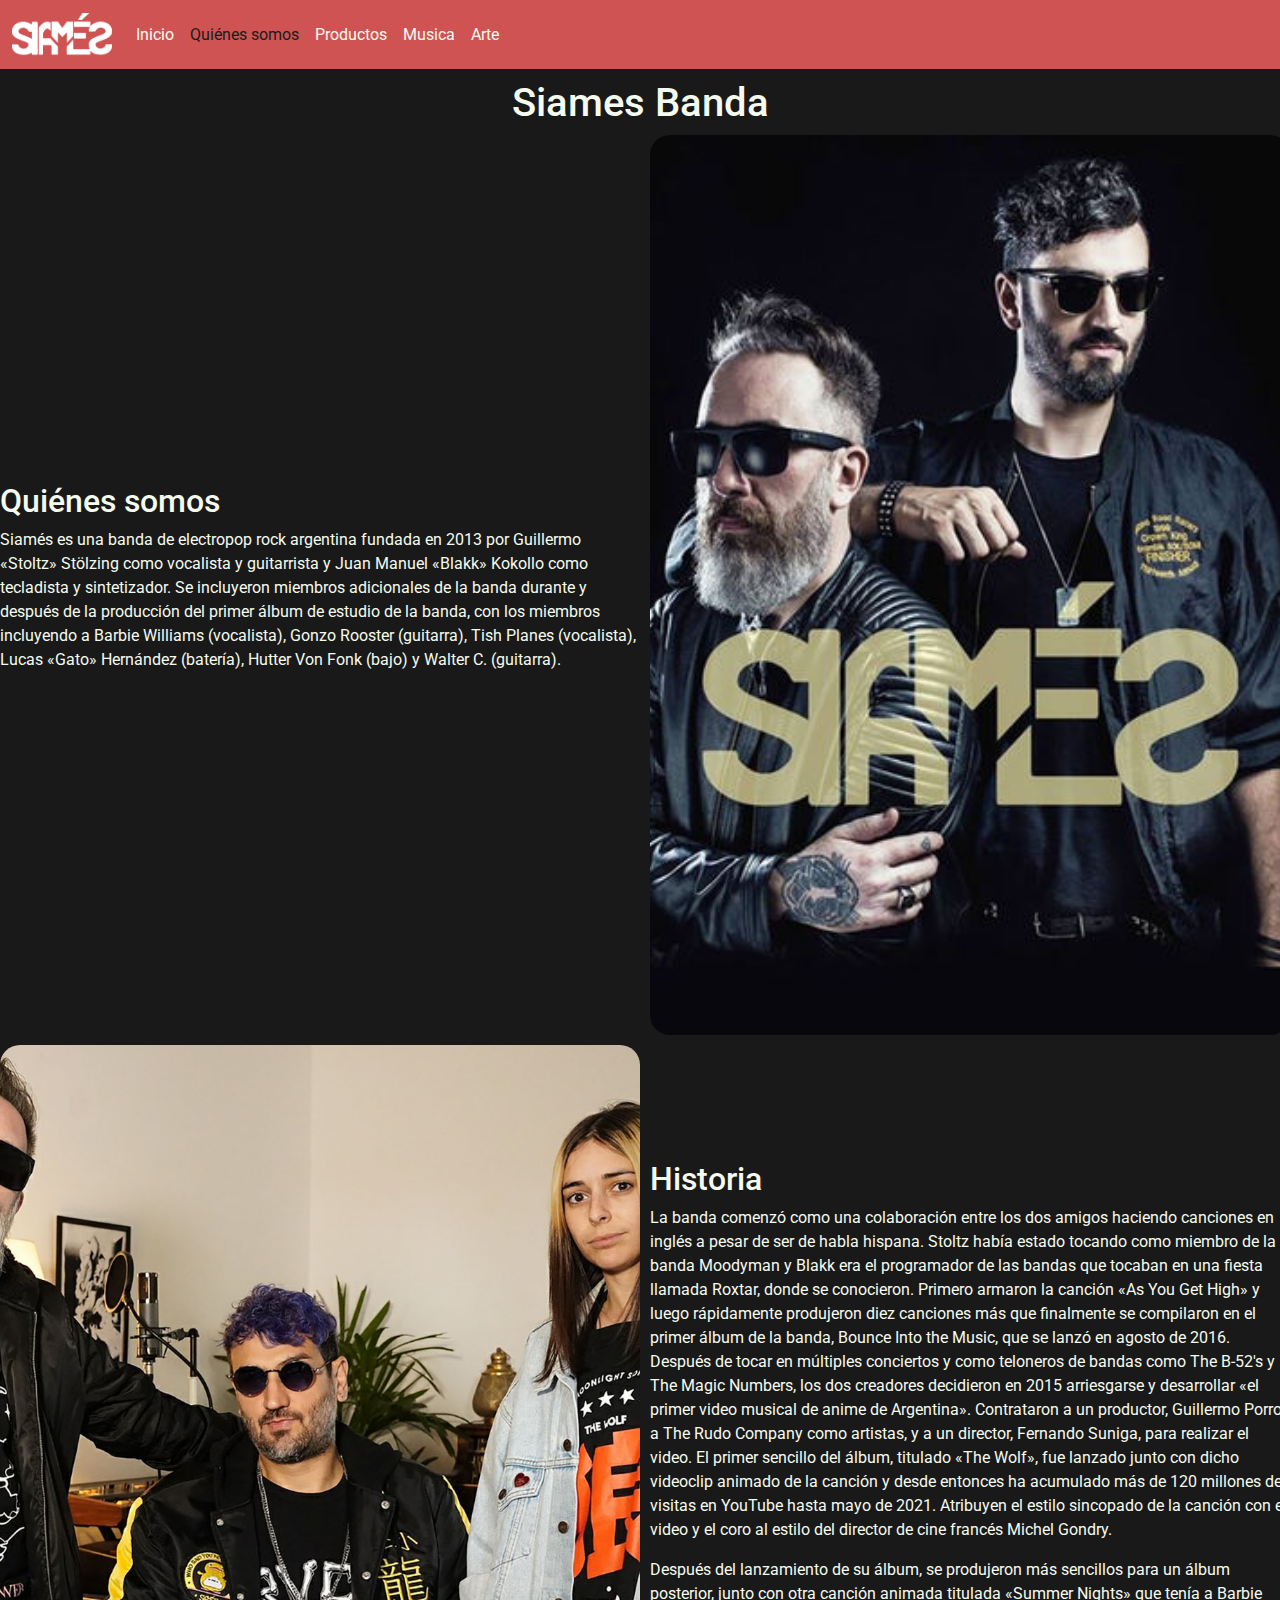
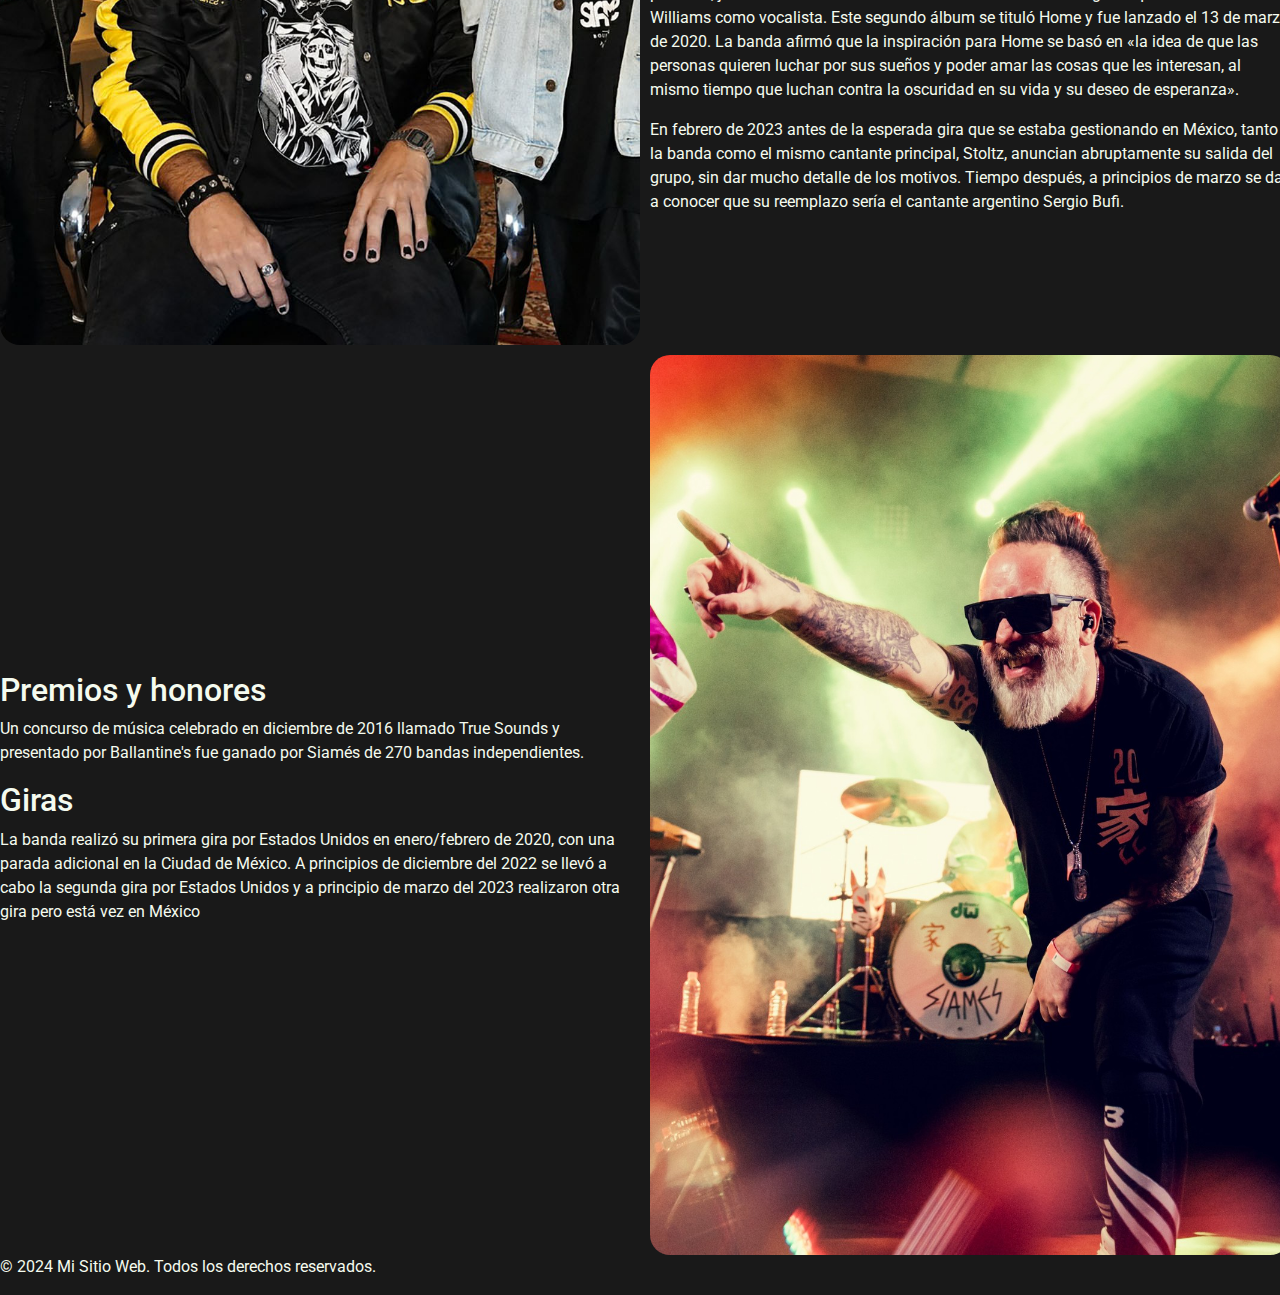
<file: pages/quienes_somos.html>
<!DOCTYPE html>
<html lang="en">
<head>
    <meta charset="UTF-8">
    <meta name="viewport" content="width=device-width, initial-scale=1.0">
    <title>Siames</title>
    <link href="https://cdn.jsdelivr.net/npm/bootstrap@5.3.3/dist/css/bootstrap.min.css" rel="stylesheet" integrity="sha384-QWTKZyjpPEjISv5WaRU9OFeRpok6YctnYmDr5pNlyT2bRjXh0JMhjY6hW+ALEwIH" crossorigin="anonymous">
    <link rel="shortcut icon" href="../imagenes/logo.png" type="image/x-icon">
    <link rel="stylesheet" href="../css/main.css">
</head>
<body>
  <header>
    <nav class="navbar color_navbar navbar-expand-lg">
        <div class="container-fluid">
          <a class="navbar-brand" href="../index.html"><img src="../imagenes/logo_2.png" alt="logo" class="logo"></a>
          <button class="navbar-toggler" type="button" data-bs-toggle="collapse" data-bs-target="#navbarSupportedContent" aria-controls="navbarSupportedContent" aria-expanded="false" aria-label="Toggle navigation">
            <span class="navbar-toggler-icon"></span>
          </button>
          <div class="collapse navbar-collapse" id="navbarSupportedContent">
            <ul class="navbar-nav me-auto mb-2 mb-lg-0">
              <li class="nav-item">
                <a class="nav-link" href="../index.html">Inicio</a>
              </li>
              <li class="nav-item">
                <a class="nav-link active" aria-current="page" href="./quienes_somos.html">Quiénes somos</a>
              </li>
              <li class="nav-item">
                <a class="nav-link" href="./productos.html">Productos</a>
              </li>
              <li class="nav-item">
                <a class="nav-link" href="./musica.html">Musica</a>
              </li>
              <li class="nav-item">
                <a class="nav-link" href="./arte.html">Arte</a>
              </li>
            </ul>
          </div>
        </div>
      </nav>
  </header>
  <main>
      <h1>Siames Banda</h1>
      <div class="padre">
        <div class="div1"> 
          <h2>Quiénes somos</h2>
          <p class="color">Siamés es una banda de electropop rock argentina fundada en 2013 por Guillermo «Stoltz» Stölzing como vocalista y guitarrista y Juan Manuel «Blakk» Kokollo como tecladista y sintetizador. Se incluyeron miembros adicionales de la banda durante y después de la producción del primer álbum de estudio de la banda, con los miembros incluyendo a Barbie Williams (vocalista), Gonzo Rooster (guitarra), Tish Planes (vocalista), Lucas «Gato» Hernández (batería), Hutter Von Fonk (bajo) y Walter C. (guitarra).</p>
        </div>
        <div class="div2"> 
          <img src="../imagenes/nosotros.jpg" alt="" class="imagen">
        </div>
        <div class="div3"> 
          <img src="../imagenes/nosotros3.jpg" alt="" class="imagen">
        </div>
        <div class="div4"> 
          <h2>Historia</h2>
        <p class="color">La banda comenzó como una colaboración entre los dos amigos haciendo canciones en inglés a pesar de ser de habla hispana. Stoltz había estado tocando como miembro de la banda Moodyman y Blakk era el programador de las bandas que tocaban en una fiesta llamada Roxtar, donde se conocieron. Primero armaron la canción «As You Get High» y luego rápidamente produjeron diez canciones más que finalmente se compilaron en el primer álbum de la banda, Bounce Into the Music, que se lanzó en agosto de 2016. Después de tocar en múltiples conciertos y como teloneros de bandas como The B-52's y The Magic Numbers, los dos creadores decidieron en 2015 arriesgarse y desarrollar «el primer video musical de anime de Argentina». Contrataron a un productor, Guillermo Porro, a The Rudo Company como artistas, y a un director, Fernando Suniga, para realizar el video. El primer sencillo del álbum, titulado «The Wolf», fue lanzado junto con dicho videoclip animado de la canción y desde entonces ha acumulado más de 120 millones de visitas en YouTube hasta mayo de 2021. Atribuyen el estilo sincopado de la canción con el video y el coro al estilo del director de cine francés Michel Gondry.</p>
        <p class="color">Después del lanzamiento de su álbum, se produjeron más sencillos para un álbum posterior, junto con otra canción animada titulada «Summer Nights» que tenía a Barbie Williams como vocalista. Este segundo álbum se tituló Home y fue lanzado el 13 de marzo de 2020. La banda afirmó que la inspiración para Home se basó en «la idea de que las personas quieren luchar por sus sueños y poder amar las cosas que les interesan, al mismo tiempo que luchan contra la oscuridad en su vida y su deseo de esperanza».</p>
        <p class="color">En febrero de 2023 antes de la esperada gira que se estaba gestionando en México, tanto la banda como el mismo cantante principal, Stoltz, anuncian abruptamente su salida del grupo, sin dar mucho detalle de los motivos. Tiempo después, a principios de marzo se da a conocer que su reemplazo sería el cantante argentino Sergio Bufi.</p>
        </div>
        <div class="div5"> 
          <h2>Premios y honores</h2>
        <p class="color">Un concurso de música celebrado en diciembre de 2016 llamado True Sounds y presentado por Ballantine's fue ganado por Siamés de 270 bandas independientes.</p>
        <h2>Giras</h2>
        <p class="color">La banda realizó su primera gira por Estados Unidos en enero/febrero de 2020, con una parada adicional en la Ciudad de México.
          A principios de diciembre del 2022 se llevó a cabo la segunda gira por Estados Unidos y a principio de marzo del 2023 realizaron otra gira pero está vez en México</p>
        </div>
        <div class="div6"> 
          <img src="../imagenes/nosotros4.jpg" alt="" class="imagen">
        </div>
        </div>
      </section>
  </main>

  <footer class="color">
      <p>&copy; 2024 Mi Sitio Web. Todos los derechos reservados.</p>
  </footer>

  <script src="https://cdn.jsdelivr.net/npm/bootstrap@5.3.3/dist/js/bootstrap.bundle.min.js" integrity="sha384-YvpcrYf0tY3lHB60NNkmXc5s9fDVZLESaAA55NDzOxhy9GkcIdslK1eN7N6jIeHz" crossorigin="anonymous"></script>
</body>
</html>
</file>
<file: css/main.css>
@charset "UTF-8";
@import url("https://fonts.googleapis.com/css2?family=Alfa+Slab+One&family=Roboto:ital,wght@0,100;0,300;0,400;0,500;0,700;0,900;1,100;1,300;1,400;1,500;1,700;1,900&display=swap");
* {
  margin: 0;
  padding: 0;
  box-sizing: border-box;
  font-family: "Roboto", sans-serif;
}
*::selection {
  background-color: black;
  color: blue;
}

body {
  background-color: #191919;
}

.color {
  color: #F5FBEF;
}

header {
  background-color: #D05353;
}
header .navbar {
  position: sticky;
  top: 0;
  z-index: 1000;
}
header .navbar .logo {
  width: 100px;
}
header .navbar .nav-link {
  color: #F5FBEF;
}
header .navbar .nav-link:hover {
  color: #590925;
  text-decoration: underline;
  transition: color 0.3s ease;
}
header .navbar .nav-link.active {
  color: #171D1C;
}
header .color_navbar {
  background-color: #D05353;
}

.imagencarrusel {
  width: 100%; /* O 1050px si prefieres un tamaño específico */
  height: 550px; /* Ajusta el tamaño de altura que quieras */
  object-fit: cover; /* Recorta la imagen para encajar en el contenedor sin deformarse */
}

h1 {
  text-align: center;
  padding-top: 10px;
}

.grid {
  padding: 3rem;
  display: grid;
  grid-template-columns: 1fr 1fr 1fr 1fr 1fr;
  grid-template-rows: 1fr 1fr;
  grid-template-areas: "concierto1 concierto1 concierto2 concierto3 concierto6" "concierto1 concierto1 concierto4 concierto5 concierto7";
  gap: 2rem;
  align-items: center;
}
.grid .conciertos {
  border-radius: 10px;
  overflow: hidden;
}

.grid_concierto1 {
  grid-area: concierto1;
}

.grid_concierto2 {
  grid-area: concierto2;
}

.grid_concierto3 {
  grid-area: concierto3;
}

.grid_concierto4 {
  grid-area: concierto4;
}

.grid_concierto5 {
  grid-area: concierto5;
}

.grid_concierto6 {
  grid-area: concierto6;
}

.grid_concierto7 {
  grid-area: concierto7;
}

.flex {
  display: flex;
  object-fit: cover; /* Asegura que la imagen mantenga su proporción dentro del círculo */
  justify-content: center; /* Centra las imágenes horizontalmente */
  align-items: center; /* Centra las imágenes verticalmente */
  flex-wrap: wrap;
  gap: 60px;
}

.album {
  width: 300px; /* Ajusta el tamaño que quieras */
  height: 300px; /* La altura debe ser igual al ancho para que sea un círculo */
  border-radius: 50%; /* Esto crea el círculo */
  object-fit: cover; /* Asegura que la imagen mantenga su proporción dentro del círculo */
}

.padre {
  display: grid;
  grid-template-columns: repeat(2, 1fr);
  grid-template-rows: repeat(3, 1fr);
  grid-column-gap: 0px;
  grid-row-gap: 0px;
  justify-content: space-evenly;
  align-items: center;
  gap: 10px;
}

.div1 {
  grid-area: 1/1/2/2;
}

.div2 {
  grid-area: 1/2/2/3;
}

.div3 {
  grid-area: 2/1/3/2;
}

.div4 {
  grid-area: 2/2/3/3;
}

.div5 {
  grid-area: 3/1/4/2;
}

.div6 {
  grid-area: 3/2/4/3;
}

.imagen {
  width: 50vw; /* 50% del ancho de la ventana */
  height: 100vh; /* 100% de la altura de la ventana */
  object-fit: cover; /* Ajusta la imagen sin distorsión */
  border-radius: 20px;
}

.tarjetitas {
  display: flex;
  flex-wrap: wrap;
  padding: 60px;
  gap: 30px;
  justify-content: center; /* Centra las imágenes horizontalmente */
  align-items: center; /* Centra las imágenes verticalmente */
}
.tarjetitas .tarjetita {
  background-color: #F5FBEF;
  border-radius: 1em;
  overflow: hidden;
  display: flex;
  flex-direction: column;
  gap: 10px;
}
.tarjetitas .tarjetita .informacion {
  padding: 0 20px 20px 20px;
}
.tarjetitas .tarjetita .tarjeta_imagen {
  max-width: 300px;
}

h1, h2 {
  color: #F5FBEF;
}

.albunes {
  width: 100%;
  height: 100vh;
  display: flex;
  justify-content: center;
  align-items: center;
  margin: 0;
  padding: 0;
  background: rgb(63, 94, 251);
  background: linear-gradient(0deg, rgb(63, 94, 251) 0%, rgb(25, 25, 25) 50%);
}
.albunes .agrandar {
  width: 0;
  flex-grow: 1;
  object-fit: cover;
  opacity: 8;
  transition: 0.5s ease;
}
.albunes .agrandar:hover {
  width: 50%;
  opacity: 1;
  filter: contrast(120%);
}

img {
  width: 100%;
}

.fila {
  display: flex;
  padding: 5px;
  flex-wrap: wrap;
}
.fila .columna {
  flex: 20%;
  padding: 5px;
}
.fila .columna img {
  margin-top: 5px;
}

@media (max-width: 890px) {
  .fondo {
    background-image: url("../imagenes/arte9.jpg");
    height: 100vh;
  }
  .columna {
    flex: 50%;
  }
  .contenedor {
    grid-template-areas: "caja1 caja1" "caja2 caja2";
  }
  .caja1 {
    padding-top: 40px;
  }
  .caja2 {
    background-image: url("../imagenes/arte16.jpg");
  }
}
@media (max-width: 450px) {
  .fondo {
    background-image: url("../imagenes/arte17.jpg");
    height: 100vh;
  }
  .columna {
    flex: 100%;
  }
  .contenedor {
    grid-template-areas: "caja1 caja1" "caja2 caja2";
  }
  .caja1 {
    padding-top: 30px;
    padding-bottom: 30px;
  }
  .caja2 {
    background-image: url("../imagenes/arte6.jpg");
  }
}

/*# sourceMappingURL=main.css.map */
</file>
